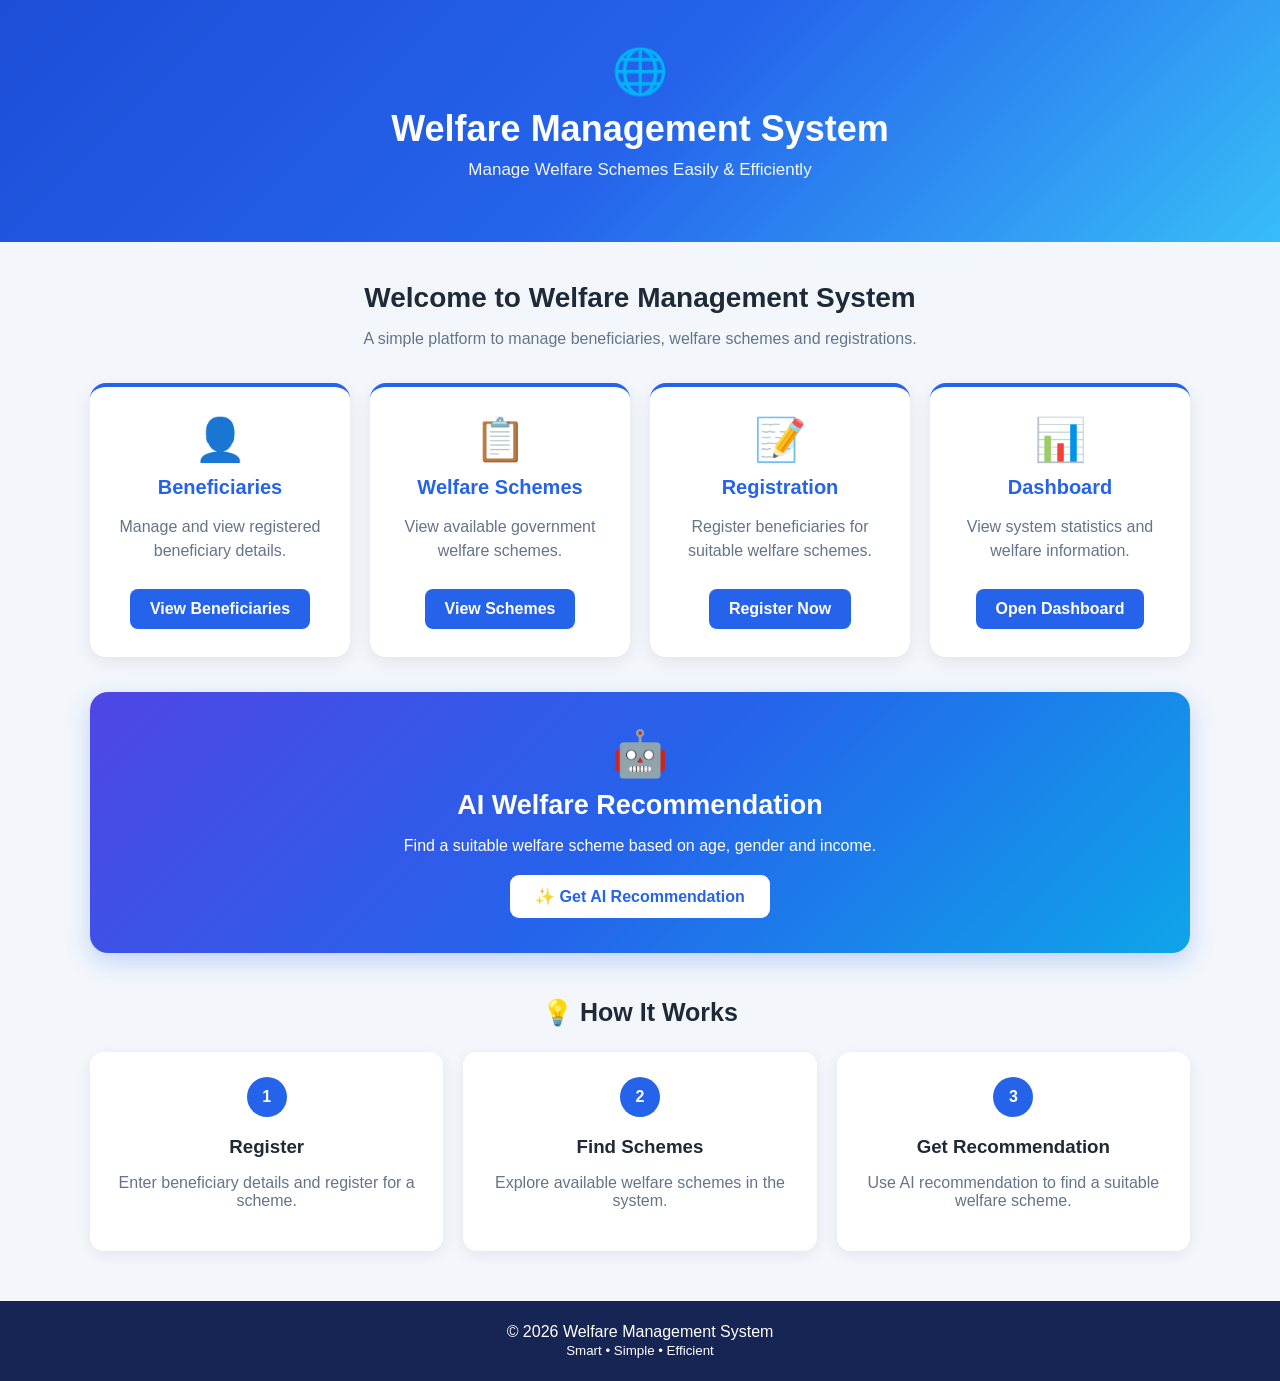
<file: templates/index.html>
<!DOCTYPE html>
<html lang="en">
<head>
    <meta charset="UTF-8">
    <meta name="viewport" content="width=device-width, initial-scale=1.0">

    <title>Welfare Management System</title>

    <style>
        * {
            box-sizing: border-box;
        }

        body {
            margin: 0;
            font-family: Arial, sans-serif;
            background: #f3f7fc;
            color: #1f2937;
        }

        /* HEADER */
        .header {
            background: linear-gradient(135deg, #1d4ed8, #2563eb, #38bdf8);
            color: white;
            padding: 45px 20px;
            text-align: center;
        }

        .header .icon {
            font-size: 45px;
            margin-bottom: 10px;
        }

        .header h1 {
            margin: 0;
            font-size: 36px;
        }

        .header p {
            margin-top: 10px;
            font-size: 17px;
            opacity: 0.95;
        }

        /* MAIN */
        .container {
            width: 90%;
            max-width: 1100px;
            margin: 40px auto;
        }

        .welcome {
            text-align: center;
            margin-bottom: 35px;
        }

        .welcome h2 {
            font-size: 28px;
            margin-bottom: 8px;
        }

        .welcome p {
            color: #64748b;
        }

        /* CARDS */
        .cards {
            display: grid;
            grid-template-columns: repeat(4, 1fr);
            gap: 20px;
        }

        .card {
            background: white;
            padding: 28px 20px;
            border-radius: 16px;
            text-align: center;
            box-shadow: 0 5px 18px rgba(0,0,0,0.08);
            transition: 0.3s;
            border-top: 4px solid #2563eb;
        }

        .card:hover {
            transform: translateY(-8px);
            box-shadow: 0 10px 25px rgba(37,99,235,0.20);
        }

        .card-icon {
            font-size: 42px;
            margin-bottom: 12px;
        }

        .card h3 {
            color: #2563eb;
            margin: 8px 0;
            font-size: 20px;
        }

        .card p {
            color: #64748b;
            min-height: 45px;
            line-height: 1.5;
        }

        /* BUTTON */
        .btn {
            display: inline-block;
            background: #2563eb;
            color: white;
            padding: 11px 20px;
            border-radius: 8px;
            text-decoration: none;
            margin-top: 10px;
            font-weight: bold;
            transition: 0.3s;
        }

        .btn:hover {
            background: #1d4ed8;
        }

        /* AI SECTION */
        .ai-section {
            margin-top: 35px;
            padding: 35px 25px;
            border-radius: 18px;
            text-align: center;
            background: linear-gradient(135deg, #4f46e5, #2563eb, #0ea5e9);
            color: white;
            box-shadow: 0 8px 25px rgba(37,99,235,0.25);
        }

        .ai-icon {
            font-size: 45px;
        }

        .ai-section h2 {
            margin: 10px 0;
            font-size: 27px;
        }

        .ai-section p {
            margin-bottom: 20px;
        }

        .ai-btn {
            display: inline-block;
            background: white;
            color: #2563eb;
            padding: 12px 25px;
            border-radius: 9px;
            text-decoration: none;
            font-weight: bold;
            transition: 0.3s;
        }

        .ai-btn:hover {
            background: #e0f2fe;
            transform: scale(1.05);
        }

        /* HOW IT WORKS */
        .how {
            margin-top: 45px;
            text-align: center;
        }

        .how h2 {
            font-size: 25px;
        }

        .steps {
            display: grid;
            grid-template-columns: repeat(3, 1fr);
            gap: 20px;
            margin-top: 25px;
        }

        .step {
            background: white;
            padding: 25px;
            border-radius: 14px;
            box-shadow: 0 4px 15px rgba(0,0,0,0.07);
        }

        .step-number {
            width: 40px;
            height: 40px;
            line-height: 40px;
            margin: auto;
            border-radius: 50%;
            background: #2563eb;
            color: white;
            font-weight: bold;
        }

        .step h3 {
            margin-bottom: 8px;
        }

        .step p {
            color: #64748b;
        }

        /* FOOTER */
        footer {
            margin-top: 50px;
            background: #172554;
            color: white;
            text-align: center;
            padding: 22px;
        }

        /* MOBILE */
        @media (max-width: 850px) {
            .cards {
                grid-template-columns: repeat(2, 1fr);
            }

            .steps {
                grid-template-columns: 1fr;
            }
        }

        @media (max-width: 550px) {
            .cards {
                grid-template-columns: 1fr;
            }

            .header h1 {
                font-size: 28px;
            }
        }
    </style>
</head>

<body>

    <!-- HEADER -->
    <div class="header">
        <div class="icon">🌐</div>

        <h1>Welfare Management System</h1>

        <p>Manage Welfare Schemes Easily & Efficiently</p>
    </div>


    <!-- MAIN CONTENT -->
    <div class="container">

        <!-- WELCOME -->
        <div class="welcome">
            <h2>Welcome to Welfare Management System</h2>

            <p>
                A simple platform to manage beneficiaries,
                welfare schemes and registrations.
            </p>
        </div>


        <!-- MAIN CARDS -->
        <div class="cards">

            <!-- BENEFICIARIES -->
            <div class="card">

                <div class="card-icon">👤</div>

                <h3>Beneficiaries</h3>

                <p>
                    Manage and view registered
                    beneficiary details.
                </p>

                <a href="/beneficiaries" class="btn">
                    View Beneficiaries
                </a>

            </div>


            <!-- WELFARE SCHEMES -->
            <div class="card">

                <div class="card-icon">📋</div>

                <h3>Welfare Schemes</h3>

                <p>
                    View available government
                    welfare schemes.
                </p>

                <a href="/schemes" class="btn">
                    View Schemes
                </a>

            </div>


            <!-- REGISTRATION -->
            <div class="card">

                <div class="card-icon">📝</div>

                <h3>Registration</h3>

                <p>
                    Register beneficiaries for
                    suitable welfare schemes.
                </p>

                <a href="/register" class="btn">
                    Register Now
                </a>

            </div>


            <!-- DASHBOARD -->
            <div class="card">

                <div class="card-icon">📊</div>

                <h3>Dashboard</h3>

                <p>
                    View system statistics and
                    welfare information.
                </p>

                <a href="/dashboard" class="btn">
                    Open Dashboard
                </a>

            </div>

        </div>


        <!-- AI RECOMMENDATION -->
        <div class="ai-section">

            <div class="ai-icon">🤖</div>

            <h2>AI Welfare Recommendation</h2>

            <p>
                Find a suitable welfare scheme
                based on age, gender and income.
            </p>

            <a href="/recommend" class="ai-btn">
                ✨ Get AI Recommendation
            </a>

        </div>


        <!-- HOW IT WORKS -->
        <div class="how">

            <h2>💡 How It Works</h2>

            <div class="steps">

                <div class="step">

                    <div class="step-number">1</div>

                    <h3>Register</h3>

                    <p>
                        Enter beneficiary details
                        and register for a scheme.
                    </p>

                </div>


                <div class="step">

                    <div class="step-number">2</div>

                    <h3>Find Schemes</h3>

                    <p>
                        Explore available welfare
                        schemes in the system.
                    </p>

                </div>


                <div class="step">

                    <div class="step-number">3</div>

                    <h3>Get Recommendation</h3>

                    <p>
                        Use AI recommendation to
                        find a suitable welfare scheme.
                    </p>

                </div>

            </div>

        </div>

    </div>


    <!-- FOOTER -->
    <footer>

        © 2026 Welfare Management System

        <br>

        <small>Smart • Simple • Efficient</small>

    </footer>

</body>
</html>
</file>
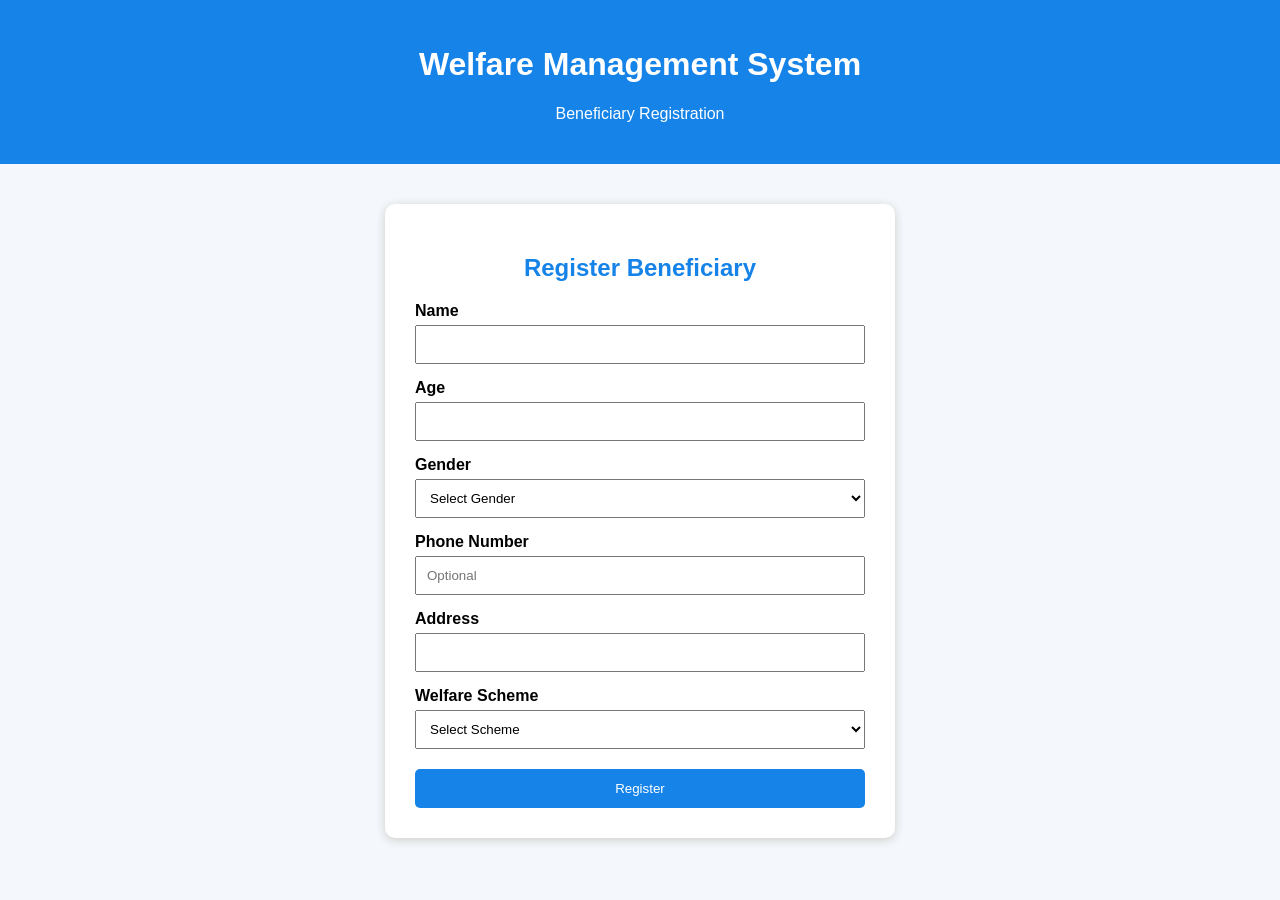
<file: templates/register.html>
<!DOCTYPE html>
<html>
<head>
    <title>Registration - Welfare Management System</title>

    <style>
        body {
            font-family: Arial, sans-serif;
            background: #f4f7fb;
            margin: 0;
        }

        .header {
            background: #1683e8;
            color: white;
            text-align: center;
            padding: 25px;
        }

        .container {
            width: 450px;
            margin: 40px auto;
            background: white;
            padding: 30px;
            border-radius: 10px;
            box-shadow: 0 2px 10px #ccc;
        }

        h2 {
            text-align: center;
            color: #1683e8;
        }

        label {
            display: block;
            margin-top: 15px;
            font-weight: bold;
        }

        input, select {
            width: 100%;
            padding: 10px;
            margin-top: 5px;
            box-sizing: border-box;
        }

        button {
            width: 100%;
            margin-top: 20px;
            padding: 12px;
            background: #1683e8;
            color: white;
            border: none;
            border-radius: 5px;
            cursor: pointer;
        }

        button:hover {
            background: #086dcc;
        }
    </style>
</head>

<body>

    <div class="header">
        <h1>Welfare Management System</h1>
        <p>Beneficiary Registration</p>
    </div>

    <div class="container">

        <h2>Register Beneficiary</h2>

        <form action="/register" method="POST">

            <label>Name</label>
            <input type="text" name="name" required>

            <label>Age</label>
            <input type="number" name="age" min="1" max="120" required>

            <label>Gender</label>
            <select name="gender" required>
                <option value="">Select Gender</option>
                <option>Male</option>
                <option>Female</option>
                <option>Other</option>
            </select>

            <label>Phone Number</label>
            <input type="tel" name="phone" pattern="[0-9]{10}" maxlength="10" placeholder="Optional">

            <label>Address</label>
            <input type="text" name="address" minlength="5" required>

            <label>Welfare Scheme</label>
            <select name="scheme" required>
                <option value="">Select Scheme</option>
                <option>Education Support</option>
                <option>Health Support</option>
                <option>Food Support</option>
                <option>Financial Assistance</option>
            </select>

            <button type="submit">Register</button>

        </form>

    </div>

</body>
</html>
</file>
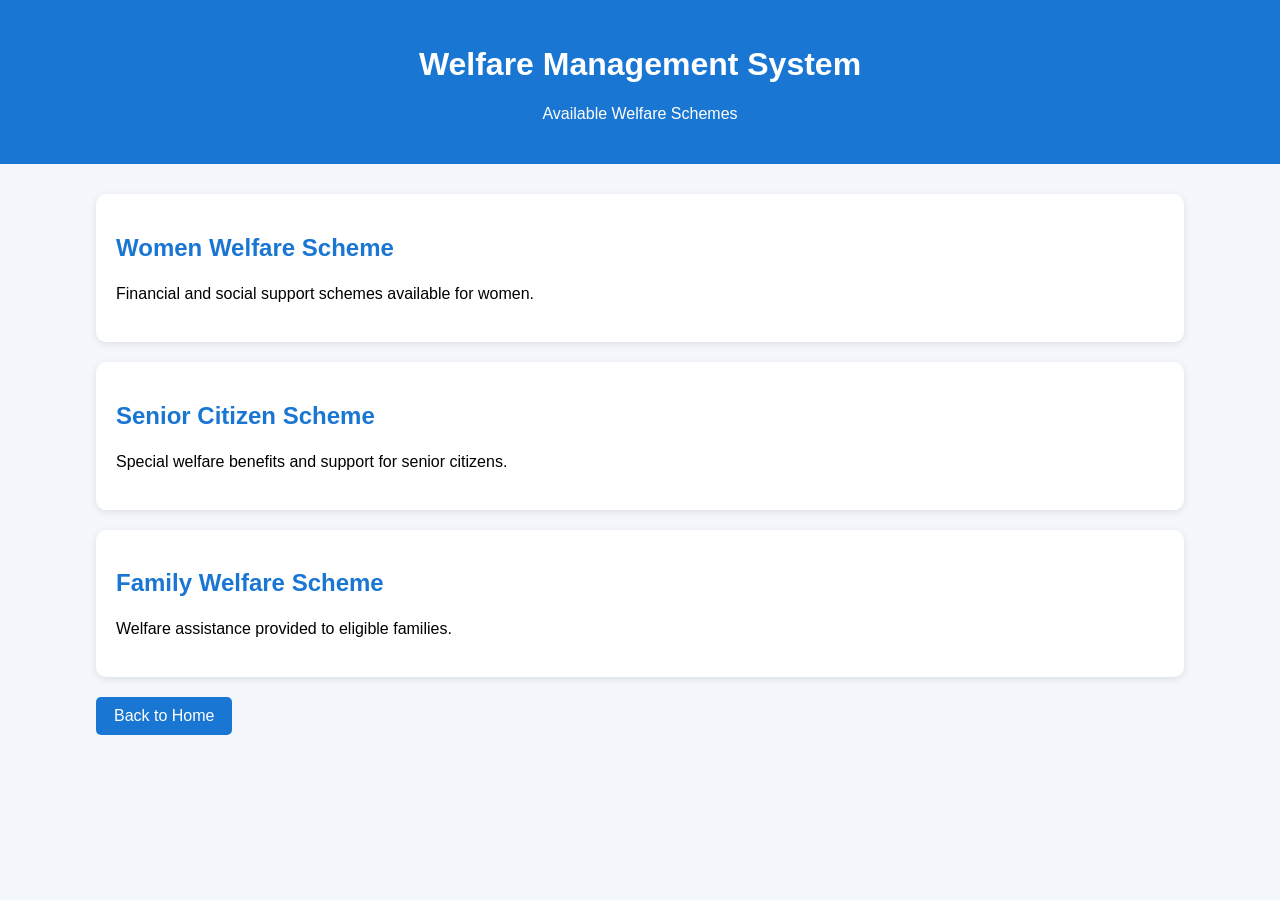
<file: templates/schemes.html>
<!DOCTYPE html>
<html lang="en">
<head>
    <meta charset="UTF-8">
    <meta name="viewport" content="width=device-width, initial-scale=1.0">
    <title>Welfare Schemes</title>

    <style>
        body {
            font-family: Arial, sans-serif;
            margin: 0;
            background: #f4f7fb;
        }

        header {
            background: #1976d2;
            color: white;
            text-align: center;
            padding: 25px;
        }

        .container {
            width: 85%;
            margin: 30px auto;
        }

        .card {
            background: white;
            padding: 20px;
            margin-bottom: 20px;
            border-radius: 10px;
            box-shadow: 0 2px 8px rgba(0,0,0,0.1);
        }

        .card h2 {
            color: #1976d2;
        }

        .card p {
            font-size: 16px;
            line-height: 1.5;
        }

        .back-btn {
            display: inline-block;
            background: #1976d2;
            color: white;
            padding: 10px 18px;
            text-decoration: none;
            border-radius: 5px;
        }
    </style>
</head>

<body>

<header>
    <h1>Welfare Management System</h1>
    <p>Available Welfare Schemes</p>
</header>

<div class="container">

    <div class="card">
        <h2>Women Welfare Scheme</h2>
        <p>Financial and social support schemes available for women.</p>
    </div>

    <div class="card">
        <h2>Senior Citizen Scheme</h2>
        <p>Special welfare benefits and support for senior citizens.</p>
    </div>

    <div class="card">
        <h2>Family Welfare Scheme</h2>
        <p>Welfare assistance provided to eligible families.</p>
    </div>

    <a href="/" class="back-btn">Back to Home</a>

</div>

</body>
</html>
</file>
